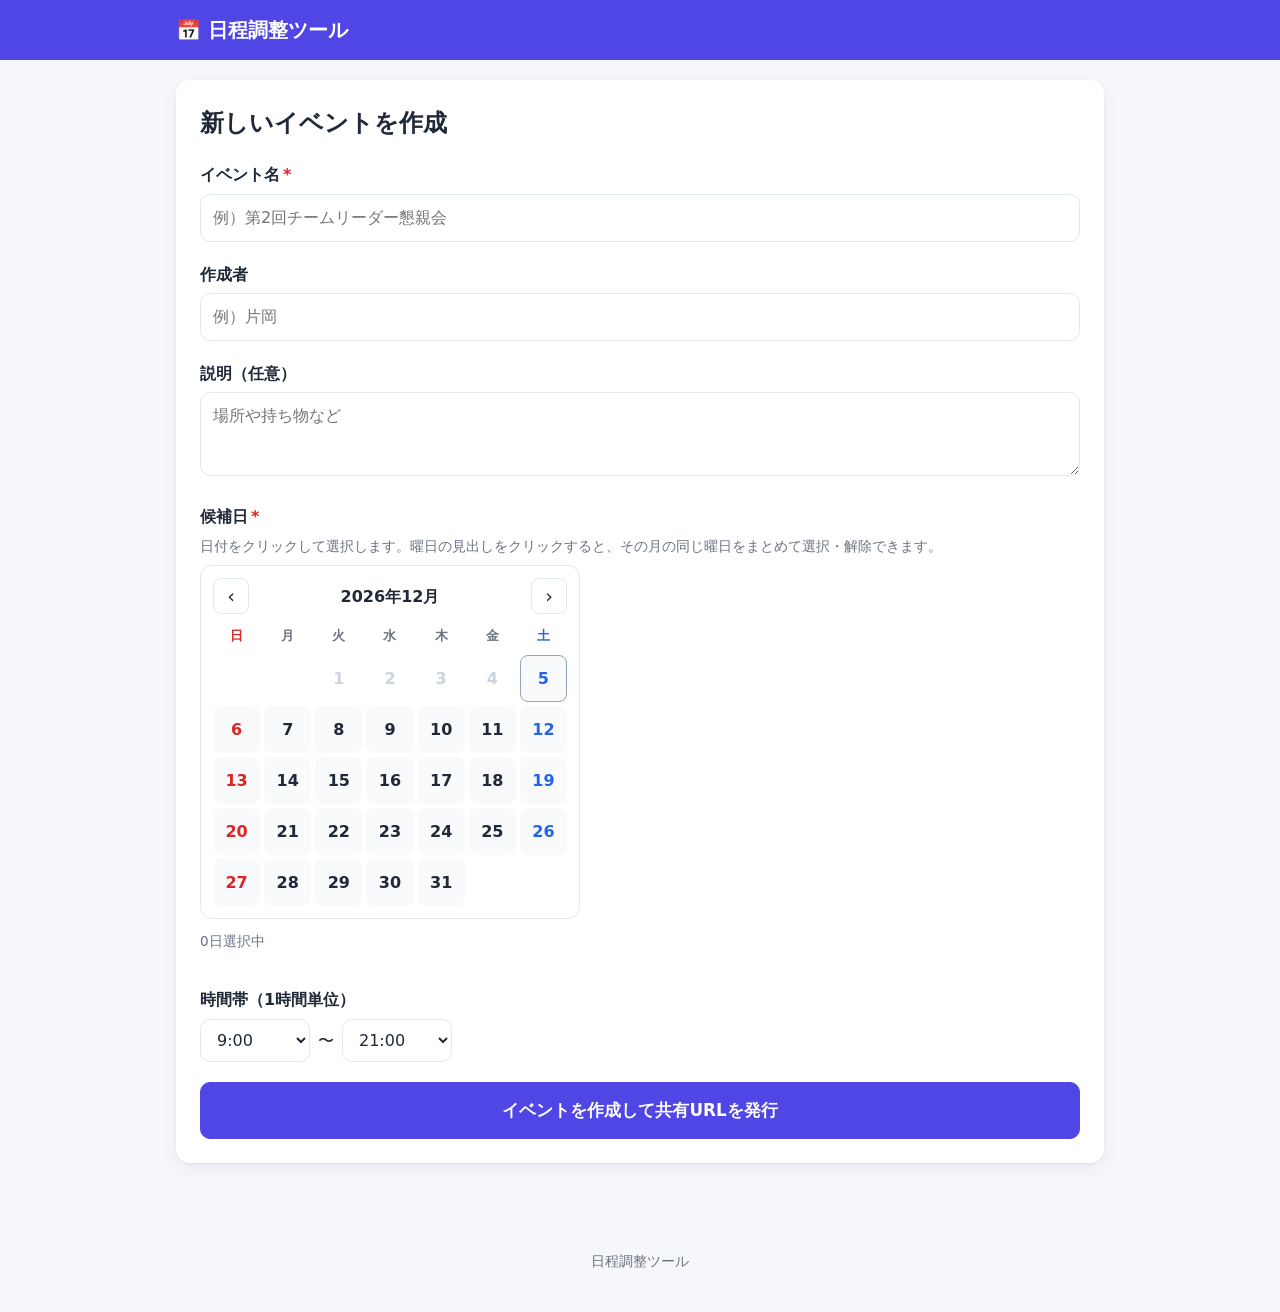
<file: index.html>
<!doctype html>
<html lang="ja">
<head>
  <meta charset="utf-8">
  <meta name="viewport" content="width=device-width, initial-scale=1">
  <title>日程調整ツール</title>
  <link rel="stylesheet" href="css/style.css">
</head>
<body>
  <header class="app-header">
    <div class="app-header-inner">
      <a class="logo" href="./">📅 日程調整ツール</a>
    </div>
  </header>

  <main class="container">
    <div id="demo-banner" class="notice" hidden>
      <strong>デモモードで動作中：</strong>データはこのブラウザ内（localStorage）にだけ保存され、他の人とは共有されません。
      <code>js/firebase-config.js</code> を設定すると共有できるようになります。
    </div>

    <form id="create-form" class="card" novalidate>
      <h1 class="page-title">新しいイベントを作成</h1>

      <div class="field">
        <label for="title">イベント名<span class="req">*</span></label>
        <input id="title" class="input" type="text" maxlength="100" placeholder="例）第2回チームリーダー懇親会" required>
      </div>

      <div class="field">
        <label for="creator">作成者</label>
        <input id="creator" class="input" type="text" maxlength="50" placeholder="例）片岡">
      </div>

      <div class="field">
        <label for="description">説明（任意）</label>
        <textarea id="description" class="textarea" maxlength="1000" placeholder="場所や持ち物など"></textarea>
      </div>

      <div class="field">
        <span class="label">候補日<span class="req">*</span></span>
        <p class="small">日付をクリックして選択します。曜日の見出しをクリックすると、その月の同じ曜日をまとめて選択・解除できます。</p>
        <div id="calendar" class="cal"></div>
        <div class="chips-head">
          <span id="date-count" class="small">0日選択中</span>
          <button id="clear-dates" type="button" class="link-btn">すべて解除</button>
        </div>
        <div id="date-chips" class="date-chips"></div>
      </div>

      <div class="field">
        <span class="label">時間帯（1時間単位）</span>
        <div class="time-row">
          <select id="start-hour" class="select" aria-label="開始時刻"></select>
          <span>〜</span>
          <select id="end-hour" class="select" aria-label="終了時刻"></select>
        </div>
      </div>

      <button id="create-btn" type="submit" class="btn btn-primary btn-block">イベントを作成して共有URLを発行</button>
    </form>

    <section id="recent" class="card" hidden>
      <h2 class="card-title">この端末で最近開いたイベント</h2>
      <ul id="recent-list" class="recent-list"></ul>
    </section>
  </main>

  <footer class="footer">日程調整ツール</footer>

  <script type="module" src="js/create.js"></script>
</body>
</html>
</file>
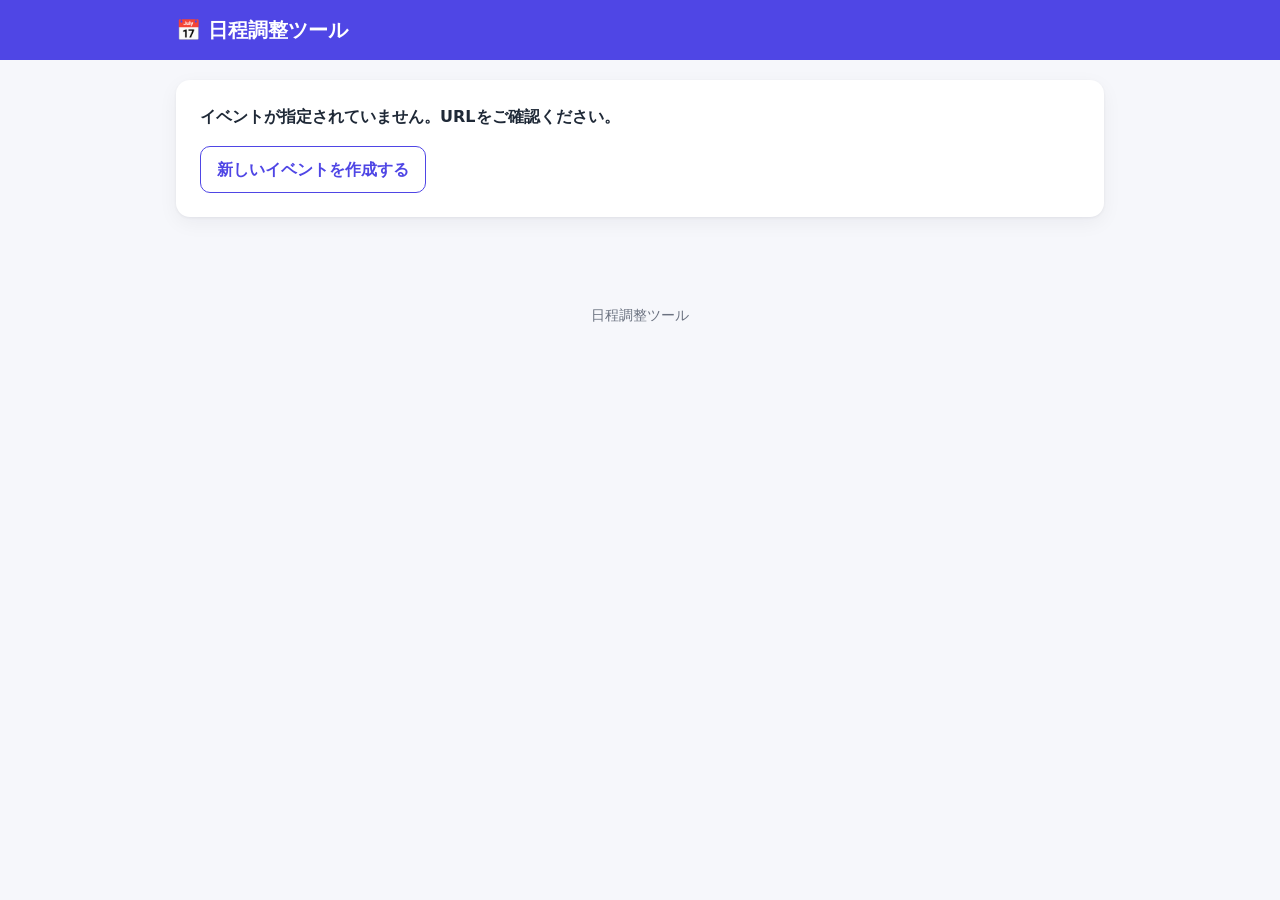
<file: event.html>
<!doctype html>
<html lang="ja">
<head>
  <meta charset="utf-8">
  <meta name="viewport" content="width=device-width, initial-scale=1">
  <title>日程調整ツール</title>
  <link rel="stylesheet" href="css/style.css">
</head>
<body>
  <header class="app-header">
    <div class="app-header-inner">
      <a class="logo" href="./">📅 日程調整ツール</a>
    </div>
  </header>

  <main class="container">
    <div id="demo-banner" class="notice" hidden>
      <strong>デモモードで動作中：</strong>データはこのブラウザ内（localStorage）にだけ保存され、他の人とは共有されません。
      <code>js/firebase-config.js</code> を設定すると共有できるようになります。
    </div>

    <p id="loading" class="loading">読み込み中…</p>

    <div id="error" class="card error-box" hidden>
      <p id="error-message"></p>
      <a class="btn" href="./">新しいイベントを作成する</a>
    </div>

    <div id="app" hidden>
      <!-- イベント情報 -->
      <section class="card">
        <h1 id="ev-title" class="event-title"></h1>
        <p id="ev-creator" class="meta"></p>
        <p id="ev-period" class="meta"></p>
        <p id="ev-desc" class="description" hidden></p>
        <hr class="divider">
        <div class="share">
          <p>ℹ️ このページのURLを参加者に共有してください。</p>
          <div class="share-row">
            <input id="share-url" type="text" readonly aria-label="共有URL">
            <button id="copy-btn" class="btn" type="button">📋 コピー</button>
          </div>
        </div>
      </section>

      <!-- 入力グリッド -->
      <section id="input-section">
        <h2 class="section-title">✏️ あなたの予定を入力する</h2>
        <p class="hint">
          はじめはすべて「○（参加可能）」です。ブラシを選んで、マスをクリックまたはドラッグして塗ってください。<br>
          日付や時刻の見出しをクリックすると、その行・列をまとめて塗れます。塗りたい記号と同じマスから塗り始めると「○」に戻ります。
        </p>
        <div id="palette" class="palette" role="radiogroup" aria-label="ブラシ">
          <button type="button" class="brush" data-brush="ok" role="radio" aria-checked="false"><span class="sym">○</span>参加可能</button>
          <button type="button" class="brush" data-brush="maybe" role="radio" aria-checked="false"><span class="sym">△</span>未定</button>
          <button type="button" class="brush" data-brush="ng" role="radio" aria-checked="true"><span class="sym">×</span>参加不可</button>
        </div>
        <div class="table-wrap">
          <table id="input-grid" class="grid input-grid"></table>
        </div>
        <p class="small touch-hint">スマートフォンでは、日付の列や見出しの部分をスワイプすると表を横にスクロールできます。</p>
      </section>

      <!-- 名前・コメント -->
      <form id="response-form" class="card" novalidate>
        <div class="field">
          <label for="name">お名前<span class="req">*</span></label>
          <input id="name" class="input" type="text" maxlength="30" autocomplete="name" required>
          <p id="overwrite-note" class="overwrite-note" hidden></p>
        </div>
        <div class="field">
          <label for="comment">コメント（任意）</label>
          <input id="comment" class="input" type="text" maxlength="200">
        </div>
        <button id="submit-btn" type="submit" class="btn btn-primary btn-block">📨 回答を送信（上書き）</button>
        <p class="small center">
          登録した内容を修正するには、同じ名前で上書き登録してください。
          <button id="reset-btn" type="button" class="link-btn">入力をリセット</button>
        </p>
      </form>

      <!-- 回答者一覧 -->
      <section>
        <h2 class="section-title">👥 回答者一覧</h2>
        <p class="hint">名前をクリックすると、回答内容が上のフォームに反映されます。</p>
        <div id="responders"></div>
      </section>

      <!-- 集計 -->
      <section id="summary-section">
        <h2 class="section-title">📊 現在の回答状況</h2>
        <h3 class="sub-title">おすすめの時間帯</h3>
        <ol id="top-list" class="top-list"></ol>
        <div class="table-wrap">
          <table id="summary-grid" class="grid summary-grid"></table>
        </div>
        <div class="legend">
          <span><i class="lg-best"></i>全員○</span>
          <span><i class="lg-good"></i>×なし（△あり）</span>
          <span><i class="lg-bad"></i>×あり（濃いほど多い）</span>
          <span><i class="lg-top"></i>おすすめ1位</span>
        </div>
        <div id="slot-detail" class="detail"></div>
      </section>
    </div>
  </main>

  <footer class="footer">日程調整ツール</footer>

  <script type="module" src="js/event.js"></script>
</body>
</html>
</file>
<file: css/style.css>
/* ============================================================
   日程調整ツール スタイル
   ============================================================ */
:root {
  --primary: #4f46e5;
  --primary-dark: #4338ca;
  --primary-soft: #eef2ff;
  --bg: #f6f7fb;
  --card: #ffffff;
  --text: #1f2937;
  --muted: #6b7280;
  --border: #e2e8f0;
  --head-bg: #eef1f6;
  --ok: #15803d;
  --ok-bg: #dcfce7;
  --maybe: #b45309;
  --maybe-bg: #fef3c7;
  --ng: #dc2626;
  --ng-bg: #fee2e2;
  --radius: 14px;
  --shadow: 0 1px 3px rgba(15, 23, 42, .06), 0 6px 20px rgba(15, 23, 42, .05);
}

* { box-sizing: border-box; }
html { -webkit-text-size-adjust: 100%; }
body {
  margin: 0;
  background: var(--bg);
  color: var(--text);
  font-family: "Inter", "Hiragino Kaku Gothic ProN", "Hiragino Sans", "Noto Sans JP",
               "Yu Gothic UI", Meiryo, system-ui, sans-serif;
  line-height: 1.6;
}
button, input, select, textarea { font: inherit; color: inherit; }
[hidden] { display: none !important; }
code { background: rgba(0, 0, 0, .06); padding: 1px 5px; border-radius: 4px; font-size: .9em; }

/* ---------- レイアウト ---------- */
.app-header { background: var(--primary); color: #fff; }
.app-header-inner { max-width: 960px; margin: 0 auto; padding: 14px 16px; }
.logo {
  color: #fff; text-decoration: none; font-weight: 700; font-size: 1.25rem;
  display: inline-flex; align-items: center; gap: 8px;
}
.container { max-width: 960px; margin: 0 auto; padding: 20px 16px 56px; }
.footer { text-align: center; color: var(--muted); font-size: .85rem; padding: 8px 16px 40px; }

.card {
  background: var(--card);
  border-radius: var(--radius);
  box-shadow: var(--shadow);
  padding: 24px;
  margin-bottom: 24px;
}
.notice {
  background: #fffbeb; border: 1px solid #fde68a; color: #92400e;
  border-radius: 10px; padding: 10px 14px; font-size: .9rem; margin-bottom: 20px;
}
.loading { color: var(--muted); text-align: center; padding: 40px 0; }
.error-box p { margin-top: 0; font-weight: 600; }

.page-title { font-size: 1.5rem; margin: 0 0 20px; }
.card-title { font-size: 1.1rem; margin: 0 0 12px; }
.event-title { font-size: 1.6rem; margin: 0 0 6px; line-height: 1.35; word-break: break-word; }
.meta { color: var(--muted); margin: 0; font-size: .95rem; }
.description { white-space: pre-wrap; margin: 12px 0 0; word-break: break-word; }
.divider { border: 0; border-top: 1px solid var(--border); margin: 18px 0; }

.section-title {
  display: flex; align-items: center; gap: 8px;
  font-size: 1.3rem; margin: 36px 0 4px;
}
.sub-title { font-size: 1rem; margin: 16px 0 8px; }
.hint { color: var(--muted); font-size: .9rem; margin: 0 0 14px; }
.small { font-size: .85rem; color: var(--muted); }
.center { text-align: center; }

/* ---------- 共有URL ---------- */
.share { display: flex; gap: 12px; align-items: center; flex-wrap: wrap; }
.share p { margin: 0; color: var(--muted); font-size: .9rem; flex: 1 1 200px; }
.share-row { display: flex; flex: 2 1 320px; min-width: 0; max-width: 100%; }
.share-row input {
  flex: 1; width: 0; min-width: 0; border: 1px solid var(--border); border-right: 0;
  border-radius: 10px 0 0 10px; padding: 10px 12px; background: #fff;
}
.share-row .btn { border-radius: 0 10px 10px 0; }

/* ---------- フォーム ---------- */
.field { margin-bottom: 20px; }
.field label, .field .label { display: block; font-weight: 700; margin-bottom: 6px; }
.field .small { margin: 0 0 8px; }
.req { color: var(--ng); margin-left: 3px; }
.input, .textarea, .select {
  width: 100%; border: 1px solid var(--border); border-radius: 10px;
  padding: 10px 12px; background: #fff;
  transition: border-color .15s, box-shadow .15s;
}
.input:focus, .textarea:focus, .select:focus {
  outline: none; border-color: var(--primary); box-shadow: 0 0 0 3px rgba(79, 70, 229, .15);
}
.textarea { min-height: 84px; resize: vertical; }
.select { width: auto; min-width: 110px; }
.time-row { display: flex; align-items: center; gap: 8px; flex-wrap: wrap; }
.overwrite-note { color: var(--maybe); font-size: .85rem; margin: 6px 0 0; }

.btn {
  display: inline-flex; align-items: center; justify-content: center; gap: 6px;
  border: 1px solid var(--primary); background: #fff; color: var(--primary);
  border-radius: 10px; padding: 10px 16px; font-weight: 600; cursor: pointer;
  text-decoration: none; white-space: nowrap; transition: background .15s, color .15s;
}
.btn:hover { background: var(--primary-soft); }
.btn-primary { background: var(--primary); color: #fff; }
.btn-primary:hover { background: var(--primary-dark); }
.btn-block { width: 100%; padding: 14px; font-size: 1.05rem; }
.btn:disabled { opacity: .6; cursor: not-allowed; }

.link-btn {
  background: none; border: 0; color: var(--primary); cursor: pointer;
  padding: 4px 6px; font-size: .8rem; border-radius: 6px;
}
.link-btn:hover { background: var(--primary-soft); }

/* ---------- ブラシ ---------- */
.palette { display: flex; gap: 8px; flex-wrap: wrap; margin-bottom: 12px; }
.brush {
  display: inline-flex; align-items: center; gap: 6px;
  padding: 8px 16px; border-radius: 999px; border: 2px solid var(--border);
  background: #fff; cursor: pointer; font-weight: 700;
}
.brush .sym { font-size: 1.15rem; line-height: 1; }
.brush[data-brush="ok"] .sym { color: var(--ok); }
.brush[data-brush="maybe"] .sym { color: var(--maybe); }
.brush[data-brush="ng"] .sym { color: var(--ng); }
.brush[aria-checked="true"][data-brush="ok"] { border-color: var(--ok); background: var(--ok-bg); }
.brush[aria-checked="true"][data-brush="maybe"] { border-color: #f59e0b; background: var(--maybe-bg); }
.brush[aria-checked="true"][data-brush="ng"] { border-color: var(--ng); background: var(--ng-bg); }

/* ---------- グリッド共通 ---------- */
.table-wrap {
  overflow-x: auto; -webkit-overflow-scrolling: touch;
  background: #fff; border-radius: var(--radius); box-shadow: var(--shadow);
  border: 1px solid var(--border);
}
.grid { border-collapse: separate; border-spacing: 0; width: 100%; font-size: .85rem; }
.grid th, .grid td {
  border-right: 1px solid var(--border); border-bottom: 1px solid var(--border);
  text-align: center; padding: 0;
}
.grid tr > :last-child { border-right: 0; }
.grid tbody tr:last-child > *, .grid tfoot th { border-bottom: 0; }
.grid tfoot th { border-top: 1px solid var(--border); }
.grid thead th, .grid tfoot th { background: var(--head-bg); color: #475569; font-weight: 600; }
.grid .corner { position: sticky; left: 0; z-index: 2; background: var(--head-bg); min-width: 76px; }
.grid .row-head {
  position: sticky; left: 0; z-index: 1; background: #f8fafc; min-width: 76px;
  border-right: 2px solid #cbd5e1;
}
.grid .col-label { padding: 8px 4px; white-space: nowrap; }
.head-btn {
  background: none; border: 0; width: 100%; padding: 8px 4px; cursor: pointer;
  font-weight: 600; color: inherit; line-height: 1.3; white-space: nowrap;
}
.head-btn:hover { background: rgba(79, 70, 229, .08); }
.row-head .md { display: block; font-weight: 700; color: #334155; }
.row-head .wd { display: block; font-size: .75rem; color: var(--muted); }
.dow-0 .wd { color: #dc2626; }
.dow-6 .wd { color: #2563eb; }

/* ---------- 入力グリッド ---------- */
.input-grid td.cell {
  min-width: 44px; height: 46px; cursor: pointer;
  user-select: none; -webkit-user-select: none; touch-action: none;
  font-size: 1.15rem; font-weight: 700; transition: background-color .08s;
}
.input-grid td.cell:focus-visible { outline: 3px solid var(--primary); outline-offset: -3px; }
.input-grid td.s-ok { background: #f7fef9; color: #4ade80; }
.input-grid td.s-maybe { background: var(--maybe-bg); color: var(--maybe); }
.input-grid td.s-ng { background: var(--ng-bg); color: var(--ng); }
.row-actions { text-align: left !important; white-space: nowrap; padding: 0 6px !important; background: #fff; }
.touch-hint { display: none; }
@media (pointer: coarse) { .touch-hint { display: block; } }

/* ---------- 回答者一覧 ---------- */
.resp-box {
  background: #fff; border-radius: var(--radius); box-shadow: var(--shadow);
  overflow: hidden; border: 1px solid var(--border);
}
.resp-head { background: #dbeafe; text-align: center; font-weight: 700; padding: 10px; }
.resp-list { list-style: none; margin: 0; padding: 0; }
.resp-item {
  display: flex; align-items: center; gap: 12px; flex-wrap: wrap;
  padding: 10px 14px; border-top: 1px solid var(--border);
}
.resp-name {
  background: none; border: 0; padding: 0; color: var(--primary);
  font-weight: 700; text-decoration: underline; cursor: pointer; text-align: left;
}
.resp-comment {
  background: #6b7280; color: #fff; font-size: .8rem; border-radius: 8px;
  padding: 4px 10px; max-width: 100%; white-space: pre-wrap; word-break: break-word;
}
.resp-empty { padding: 16px; color: var(--muted); text-align: center; border-top: 1px solid var(--border); }

/* ---------- 集計 ---------- */
.top-list { list-style: none; padding: 0; margin: 0 0 16px; display: grid; gap: 8px; }
.top-empty { color: var(--muted); font-size: .9rem; }
.top-item {
  width: 100%; display: flex; align-items: center; gap: 12px; flex-wrap: wrap;
  padding: 10px 14px; background: #fff; border: 1px solid var(--border);
  border-radius: 12px; cursor: pointer; text-align: left; box-shadow: var(--shadow);
}
.top-item:hover { border-color: var(--primary); }
.rank {
  width: 28px; height: 28px; border-radius: 50%; background: var(--primary); color: #fff;
  display: inline-flex; align-items: center; justify-content: center; font-weight: 700; flex: none;
}
.top-when { font-weight: 700; flex: 1 1 auto; }
.counts { display: inline-flex; gap: 6px; flex-wrap: wrap; }
.badge {
  display: inline-flex; align-items: center; gap: 3px; border-radius: 999px;
  padding: 2px 10px; font-size: .8rem; font-weight: 700;
}
.b-ok { background: var(--ok-bg); color: var(--ok); }
.b-maybe { background: var(--maybe-bg); color: var(--maybe); }
.b-ng { background: var(--ng-bg); color: var(--ng); }
.tag-all { background: var(--primary-soft); color: var(--primary); }

.summary-grid td.sum-cell { min-width: 62px; height: 58px; cursor: pointer; line-height: 1.25; }
.sum-ok { font-size: 1.05rem; font-weight: 700; color: var(--ok); }
.sum-sub { font-size: .72rem; color: var(--muted); white-space: nowrap; }
.sum-cell.lv-best { background: #bbf7d0; }
.sum-cell.lv-good { background: #ecfdf5; }
.sum-cell.is-top { box-shadow: inset 0 0 0 3px var(--primary); }
.sum-cell.is-selected { box-shadow: inset 0 0 0 3px #f59e0b; }

.legend { display: flex; gap: 14px; flex-wrap: wrap; font-size: .8rem; color: var(--muted); margin: 10px 2px 0; }
.legend i {
  display: inline-block; width: 14px; height: 14px; border-radius: 4px;
  vertical-align: -2px; margin-right: 4px; border: 1px solid var(--border);
}
.lg-best { background: #bbf7d0; }
.lg-good { background: #ecfdf5; }
.lg-bad { background: rgba(239, 68, 68, .35); }
.lg-top { background: #fff; box-shadow: inset 0 0 0 2px var(--primary); }

.detail {
  margin-top: 16px; background: #fff; border-radius: var(--radius); box-shadow: var(--shadow);
  padding: 16px 18px; border: 1px solid var(--border);
}
.detail-title { font-weight: 700; margin: 0 0 10px; }
.detail-group { display: flex; gap: 10px; align-items: flex-start; margin-bottom: 8px; }
.detail-group .badge { flex: none; min-width: 108px; justify-content: center; }
.name-chips { display: flex; flex-wrap: wrap; gap: 6px; }
.name-chip {
  background: #f1f5f9; border: 1px solid var(--border); border-radius: 6px;
  padding: 1px 8px; font-size: .82rem;
}
.none { color: var(--muted); font-size: .85rem; }

/* ---------- カレンダー（作成画面） ---------- */
.cal { max-width: 380px; border: 1px solid var(--border); border-radius: 12px; padding: 12px; background: #fff; }
.cal-nav { display: flex; align-items: center; justify-content: space-between; margin-bottom: 8px; }
.cal-title { font-weight: 700; }
.icon-btn {
  width: 36px; height: 36px; border-radius: 8px; border: 1px solid var(--border);
  background: #fff; cursor: pointer; font-size: 1.2rem; line-height: 1;
}
.icon-btn:hover { border-color: var(--primary); }
.cal-grid { display: grid; grid-template-columns: repeat(7, 1fr); gap: 4px; }
.cal-wd {
  background: none; border: 0; font-size: .8rem; font-weight: 700; color: var(--muted);
  padding: 4px 0; cursor: pointer; border-radius: 6px;
}
.cal-wd:hover { background: var(--primary-soft); }
.cal-wd.dow-0, .cal-day.dow-0 { color: #dc2626; }
.cal-wd.dow-6, .cal-day.dow-6 { color: #2563eb; }
.cal-day {
  aspect-ratio: 1; border: 1px solid transparent; border-radius: 8px;
  background: #f8fafc; cursor: pointer; font-weight: 600; padding: 0;
}
.cal-day:hover:not(:disabled) { border-color: var(--primary); }
.cal-day.today { border-color: #94a3b8; }
.cal-day.selected { background: var(--primary); color: #fff !important; }
.cal-day:disabled { background: none; color: #cbd5e1 !important; cursor: default; }
.chips-head { display: flex; align-items: center; gap: 8px; margin-top: 12px; }
.date-chips { display: flex; flex-wrap: wrap; gap: 6px; margin-top: 6px; }
.date-chip {
  display: inline-flex; align-items: center; gap: 2px;
  background: var(--primary-soft); color: var(--primary-dark);
  border-radius: 999px; padding: 3px 4px 3px 10px; font-size: .85rem; font-weight: 600;
}
.date-chip button {
  border: 0; background: none; cursor: pointer; color: inherit;
  width: 22px; height: 22px; border-radius: 50%; line-height: 1; padding: 0;
}
.date-chip button:hover { background: rgba(79, 70, 229, .15); }

.recent-list { list-style: none; margin: 0; padding: 0; }
.recent-list li { border-top: 1px solid var(--border); }
.recent-list li:first-child { border-top: 0; }
.recent-list a { display: block; padding: 10px 4px; color: var(--primary); font-weight: 600; text-decoration: none; }
.recent-list a:hover { text-decoration: underline; }

/* ---------- トースト ---------- */
#toast-box {
  position: fixed; left: 50%; bottom: 24px; transform: translateX(-50%);
  display: flex; flex-direction: column; align-items: center; gap: 8px; z-index: 1000;
  width: max-content; max-width: calc(100vw - 32px); pointer-events: none;
}
.toast {
  background: #1f2937; color: #fff; padding: 10px 18px; border-radius: 10px;
  box-shadow: 0 8px 24px rgba(0, 0, 0, .2); font-size: .92rem;
  transition: opacity .3s, transform .3s;
}
.toast-success { background: #15803d; }
.toast-error { background: #b91c1c; }
.toast.hide { opacity: 0; transform: translateY(8px); }

/* ---------- スマホ ---------- */
@media (max-width: 600px) {
  .card { padding: 18px; }
  .event-title { font-size: 1.35rem; }
  .input-grid td.cell { min-width: 38px; height: 42px; }
  .grid .row-head, .grid .corner { min-width: 60px; }
  .detail-group { flex-direction: column; gap: 4px; }
}
</file>
